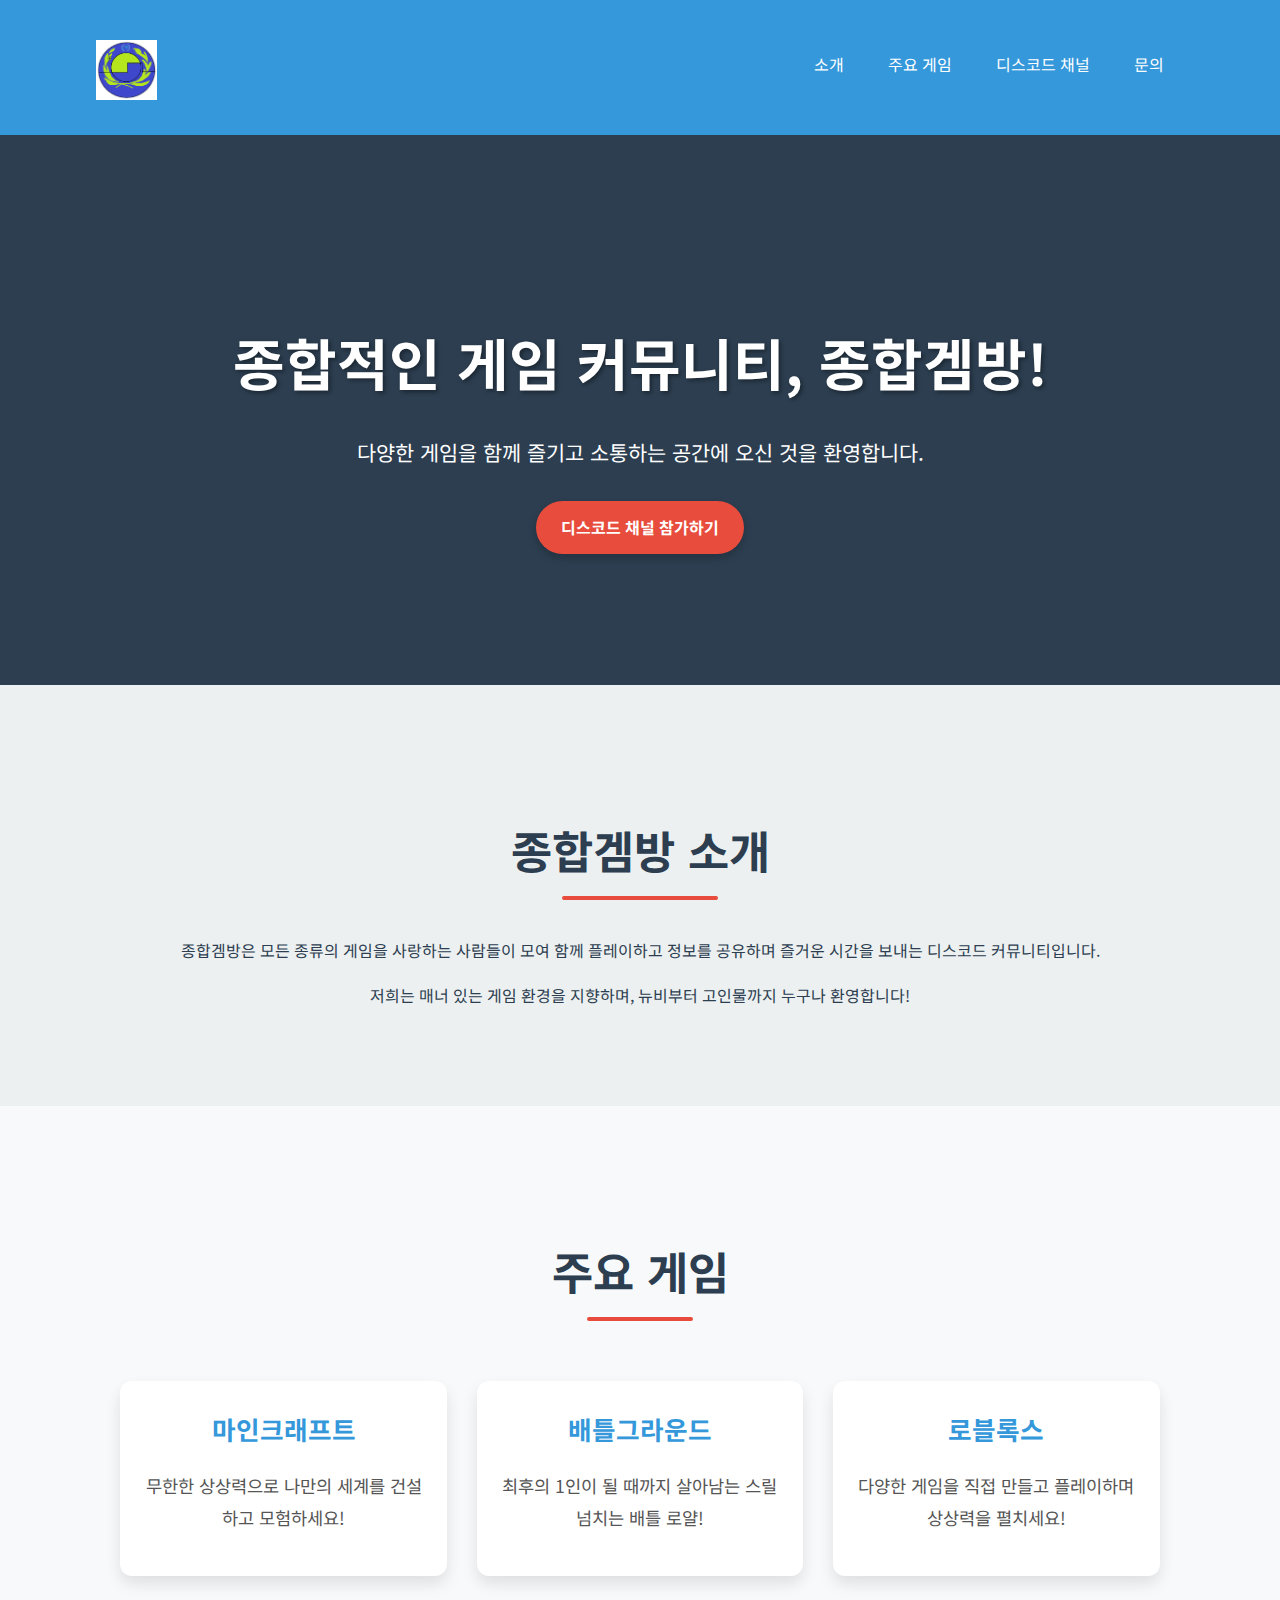
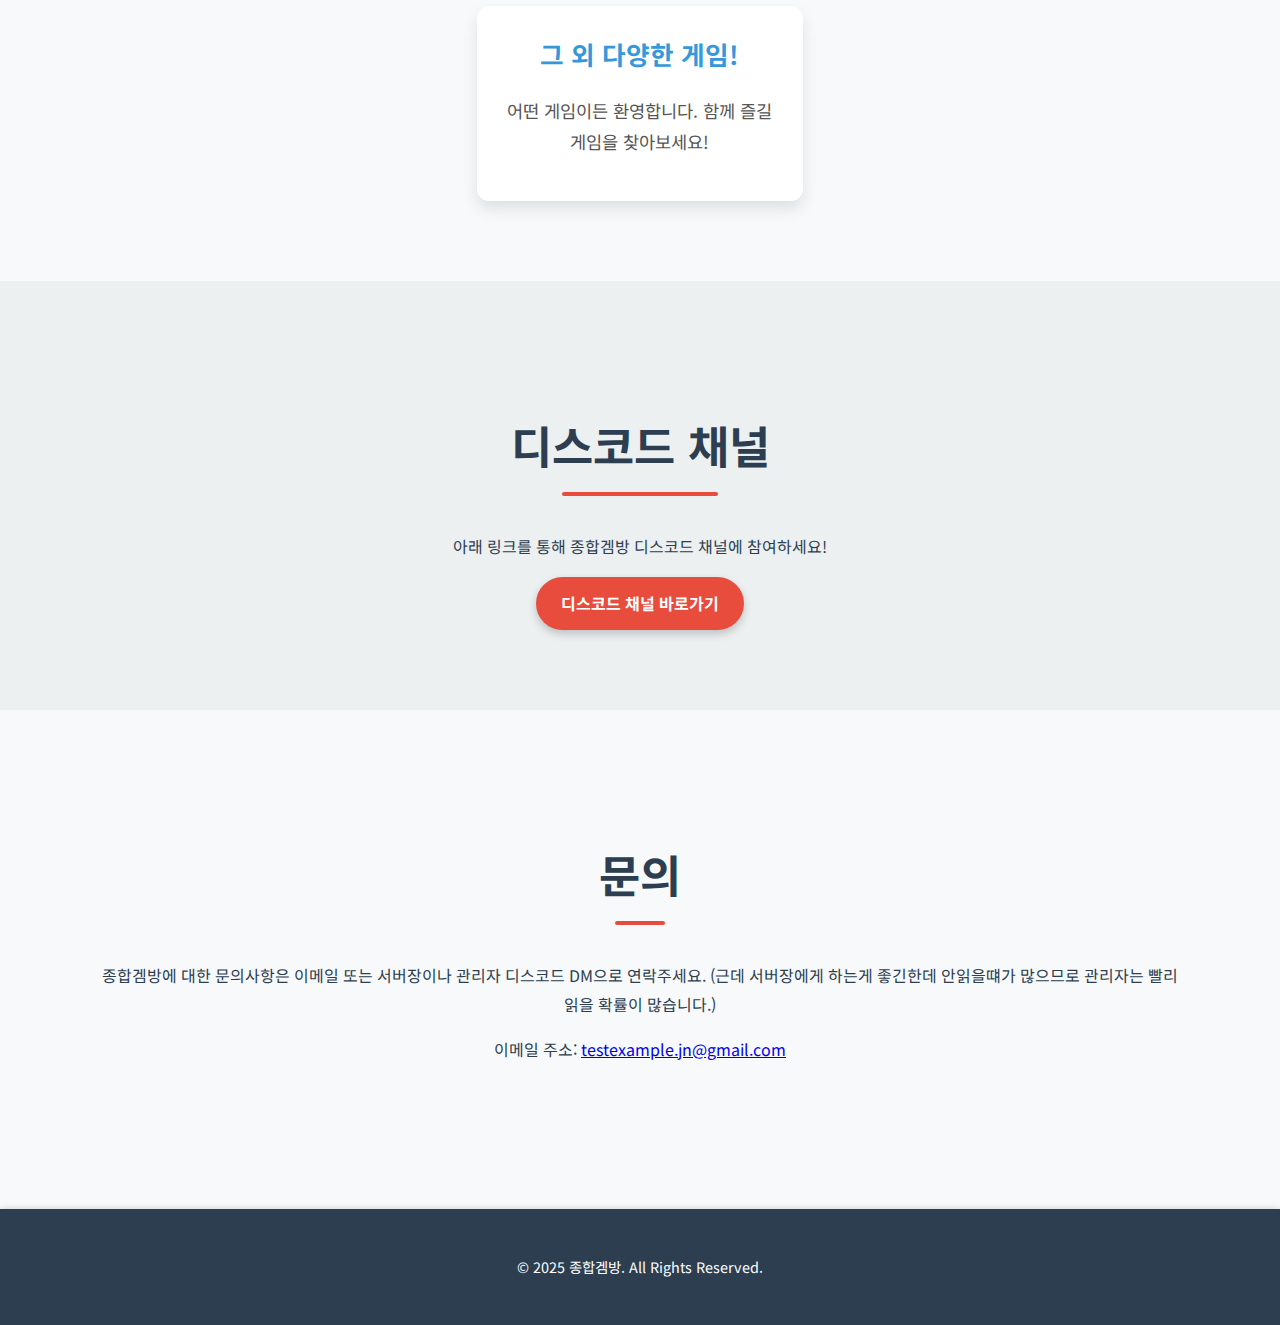
<file: index.html>
<!DOCTYPE html>
<html lang="ko">
<head>
    <meta charset="UTF-8">
    <meta name="viewport" content="width=device-width, initial-scale=1.0">
    <title>종합겜방 공식 웹사이트 - 마인크래프트, 배틀그라운드, 로블록스 등 다양한 게임 커뮤니티</title> <meta name="description" content="종합겜방은 마인크래프트, 배틀그라운드, 로블록스를 포함한 다양한 게임을 함께 즐기고 소통하는 매너 있는 디스코드 커뮤니티입니다. 뉴비 환영!"> <meta name="keywords" content="종합겜방, 게임 커뮤니티, 디스코드 서버, 마인크래프트, 배틀그라운드, 로블록스, 온라인 게임, 게임 소통, 뉴비 환영"> <meta name="author" content="종합겜방 관리팀"> <meta property="og:title" content="종합겜방 공식 웹사이트">
    <meta property="og:description" content="다양한 게임을 함께 즐기고 소통하는 종합겜방 디스코드 커뮤니티!">
    <meta property="og:image" content="https://[gamejn123].github.io/[GitHub-Pages]/(신)종합겜방 국기.png">
    <meta property="og:url" content="https://[gamejn123].github.io/[GitHub-Pages]">
    <meta property="og:type" content="website">

    <link rel="stylesheet" href="style.css">
</head>
<body>
    <header>
        <div class="container">
            <div class="logo">
                <img src="(신)종합겜방 국기.png" alt="종합겜방 로고">
            </div>
            <nav>
                <ul>
                    <li><a href="#about">소개</a></li>
                    <li><a href="#games">주요 게임</a></li>
                    <li><a href="#discord">디스코드 채널</a></li>
                    <li><a href="#contact">문의</a></li>
                </ul>
            </nav>
        </div>
    </header>

    <section id="hero">
        <div class="container">
            <h2>종합적인 게임 커뮤니티, 종합겜방!</h2>
            <p>다양한 게임을 함께 즐기고 소통하는 공간에 오신 것을 환영합니다.</p>
            <a href="https://discord.gg/ucrG7sKj2H" class="btn" target="_blank">디스코드 채널 참가하기</a>
        </div>
    </section>

    <section id="about" class="alt-bg">
        <div class="container">
            <h3>종합겜방 소개</h3>
            <p>종합겜방은 모든 종류의 게임을 사랑하는 사람들이 모여 함께 플레이하고 정보를 공유하며 즐거운 시간을 보내는 디스코드 커뮤니티입니다.</p>
            <p>저희는 매너 있는 게임 환경을 지향하며, 뉴비부터 고인물까지 누구나 환영합니다!</p>
        </div>
    </section>

    <section id="games">
        <div class="container">
            <h3>주요 게임</h3>
            <div class="game-list">
                <div class="game-item">
                    <h4>마인크래프트</h4>
                    <p>무한한 상상력으로 나만의 세계를 건설하고 모험하세요!</p>
                </div>
                <div class="game-item">
                    <h4>배틀그라운드</h4>
                    <p>최후의 1인이 될 때까지 살아남는 스릴 넘치는 배틀 로얄!</p>
                </div>
                <div class="game-item">
                    <h4>로블록스</h4>
                    <p>다양한 게임을 직접 만들고 플레이하며 상상력을 펼치세요!</p>
                </div>
                <div class="game-item">
                    <h4>그 외 다양한 게임!</h4>
                    <p>어떤 게임이든 환영합니다. 함께 즐길 게임을 찾아보세요!</p>
                </div>
            </div>
        </div>
    </section>

    <section id="discord" class="alt-bg">
        <div class="container">
            <h3>디스코드 채널</h3>
            <p>아래 링크를 통해 종합겜방 디스코드 채널에 참여하세요!</p>
            <a href="https://discord.gg/ucrG7sKj2H" class="btn" target="_blank">디스코드 채널 바로가기</a>
        </div>
    </section>

    <section id="contact">
        <div class="container">
            <h3>문의</h3>
            <p>종합겜방에 대한 문의사항은 이메일 또는 서버장이나 관리자 디스코드 DM으로 연락주세요. (근데 서버장에게 하는게 좋긴한데 안읽을떄가 많으므로 관리자는 빨리 읽을 확률이 많습니다.) </p>
            <p>이메일 주소: <a href="mailto:testexample.jn@gmail.com">testexample.jn@gmail.com</a></p>
        </div>
    </section>

    <footer>
        <div class="container">
            <p>&copy; 2025 종합겜방. All Rights Reserved.</p>
        </div>
    </footer>
</body>
</html>
</file>
<file: style.css>
/* Google Fonts - Noto Sans KR 임포트 */
@import url('https://fonts.googleapis.com/css2?family=Noto+Sans+KR:wght@300;400;700&display=swap');

/* 기본 스타일 */
body {
    font-family: 'Noto Sans KR', sans-serif; /* 폰트 변경 */
    margin: 0;
    line-height: 1.8; /* 줄 간격 넓히기 */
    color: #2c3e50; /* 기본 텍스트 색상 변경 */
    background-color: #f8f9fa; /* 배경색 밝게 변경 */
}

.container {
    width: 85%; /* 컨테이너 너비 약간 넓힘 */
    max-width: 1200px; /* 최대 너비 설정 */
    margin: auto;
    overflow: hidden;
    padding: 20px 0;
}

/* 헤더 */
header {
    background: #3498db; /* 헤더 배경색 변경 (시원한 파랑) */
    color: #fff;
    padding: 15px 0; /* 패딩 조정 */
    min-height: 70px;
    box-shadow: 0 2px 5px rgba(0,0,0,0.1); /* 그림자 추가 */
}

/* 헤더 로고 이미지 스타일 */
.logo {
    float: left; /* 왼쪽에 정렬 */
    margin-top: 5px; /* 상단 여백 조절 */
    display: flex; /* 이미지를 세로 중앙 정렬하기 위해 flexbox 사용 */
    align-items: center; /* 세로 중앙 정렬 */
    height: 60px; /* 로고가 차지할 높이 (내비게이션과 비슷하게) */
}

.logo img {
    height: 100%; /* 부모 .logo의 높이에 맞춤 */
    width: auto; /* 너비는 비율에 맞게 자동 조절 */
}


header nav {
    float: right;
    margin-top: 15px; /* 내비게이션 위치 조정 */
}

header ul {
    margin: 0;
    padding: 0;
    list-style: none;
}

header li {
    display: inline;
    padding: 0 20px; /* 패딩 조정 */
}

header a {
    color: #fff;
    text-decoration: none;
    text-transform: uppercase;
    font-size: 1em; /* 폰트 크기 조정 */
    font-weight: 400; /* 폰트 굵기 조정 */
    transition: color 0.3s ease; /* 호버 시 색상 전환 부드럽게 */
}

header a:hover { /* 여기에 콜론(:)이 빠져있었어요! */
    color: #ecf0f1;
    font-weight: 700; /* 호버 시 굵게 */
}

/* 히어로 섹션 */
#hero {
    min-height: 450px; /* 높이 약간 높임 */
    background: #2c3e50 url('https://via.placeholder.com/1500x450/34495e/ffffff?text=Your+Awesome+Gaming+Community') no-repeat center center/cover; /* 배경 이미지 URL 변경 가능 */
    text-align: center;
    color: #fff;
    display: flex;
    align-items: center;
    justify-content: center;
    flex-direction: column;
    padding: 50px 0; /* 패딩 추가 */
}

#hero h2 {
    font-size: 3.5em; /* 제목 크기 키움 */
    margin-bottom: 15px;
    text-shadow: 2px 2px 4px rgba(0,0,0,0.4); /* 텍스트 그림자 */
}

#hero p {
    font-size: 1.3em; /* 문단 크기 키움 */
    margin-bottom: 30px;
}

.btn {
    display: inline-block;
    color: #fff;
    background: #e74c3c; /* 버튼 색상 유지 (강렬한 빨강) */
    padding: 12px 25px; /* 패딩 조정 */
    text-decoration: none;
    border-radius: 30px; /* 더 둥근 버튼 */
    transition: background 0.3s ease, transform 0.2s ease; /* 호버 시 전환 효과 추가 */
    font-weight: 700;
    box-shadow: 0 4px 8px rgba(0,0,0,0.2); /* 버튼 그림자 */
}

.btn:hover { /* 여기에 콜론(:)이 빠져있었어요! */
    background: #c0392b; /* 호버 시 더 어두운 빨강 */
    transform: translateY(-3px); /* 살짝 위로 올라가는 효과 */
}

/* 섹션 공통 스타일 */
section {
    padding: 60px 0; /* 패딩 넓힘 */
    text-align: center;
}

section h3 {
    font-size: 2.8em; /* 제목 크기 키움 */
    margin-bottom: 30px;
    color: #2c3e50;
    position: relative; /* 밑줄 효과를 위해 */
    display: inline-block; /* 밑줄 길이 조절을 위해 */
}

section h3::after { /* 여기에 콜론(:)이 빠져있었어요! */
    content: '';
    position: absolute;
    width: 60%;
    height: 4px;
    background: #e74c3c;
    bottom: -10px;
    left: 20%;
    border-radius: 2px;
}

.alt-bg {
    background-color: #ecf0f1; /* 배경색 유지 */
}

/* 게임 리스트 */
.game-list {
    display: flex;
    justify-content: center;
    flex-wrap: wrap;
    gap: 30px; /* 간격 넓힘 */
    margin-top: 40px;
}

.game-item {
    background: #fff;
    border-radius: 12px; /* 더 둥근 모서리 */
    box-shadow: 0 8px 15px rgba(0,0,0,0.1); /* 그림자 더 강하게 */
    padding: 25px; /* 패딩 조정 */
    width: 30%; /* 3개씩 한 줄에 */
    box-sizing: border-box;
    transition: transform 0.3s ease, box-shadow 0.3s ease; /* 호버 시 전환 효과 추가 */
}

.game-item:hover { /* 여기에 콜론(:)이 빠져있었어요! */
    transform: translateY(-8px); /* 더 크게 위로 올라가는 효과 */
    box-shadow: 0 12px 25px rgba(0,0,0,0.2); /* 호버 시 그림자 더 진하게 */
}

.game-item h4 {
    color: #3498db; /* 게임 제목 색상 변경 */
    margin-top: 0;
    font-size: 1.6em; /* 게임 제목 크기 키움 */
    margin-bottom: 10px;
}

.game-item p {
    font-size: 1.1em; /* 게임 설명 텍스트 크기 키움 */
    color: #555;
}

/* 작은 텍스트 */
.small-text {
    font-size: 0.9em;
    color: #7f8c8d;
    margin-top: 15px; /* 상단 여백 추가 */
}

/* 푸터 */
footer {
    background: #2c3e50; /* 푸터 배경색 변경 */
    color: #fff;
    text-align: center;
    padding: 25px 0; /* 패딩 조정 */
    margin-top: 50px; /* 상단 여백 넓힘 */
    box-shadow: 0 -2px 5px rgba(0,0,0,0.1); /* 그림자 추가 */
}

footer p {
    margin: 0;
    font-size: 0.9em;
}

/* 반응형 디자인 */
@media (max-width: 768px) {
    header nav {
        float: none;
        text-align: center;
    }
    
    .logo {
        float: none; /* 모바일에서는 가운데 정렬 */
        text-align: center;
        margin: 0 auto 10px auto; /* 가운데 정렬 및 하단 여백 */
        display: block; /* 블록 요소로 변경 */
    }

    header nav ul li {
        padding: 0 10px;
    }

    #hero h2 {
        font-size: 2.5em;
    }

    .game-item {
        width: 45%; /* 2개씩 한 줄에 */
    }
}

@media (max-width: 480px) {
    .container {
        width: 90%;
    }

    header nav ul li {
        display: block;
        padding: 5px 0;
    }

    #hero h2 {
        font-size: 2em;
    }

    .game-item {
        width: 90%; /* 1개씩 한 줄에 */
    }
}
</file>
